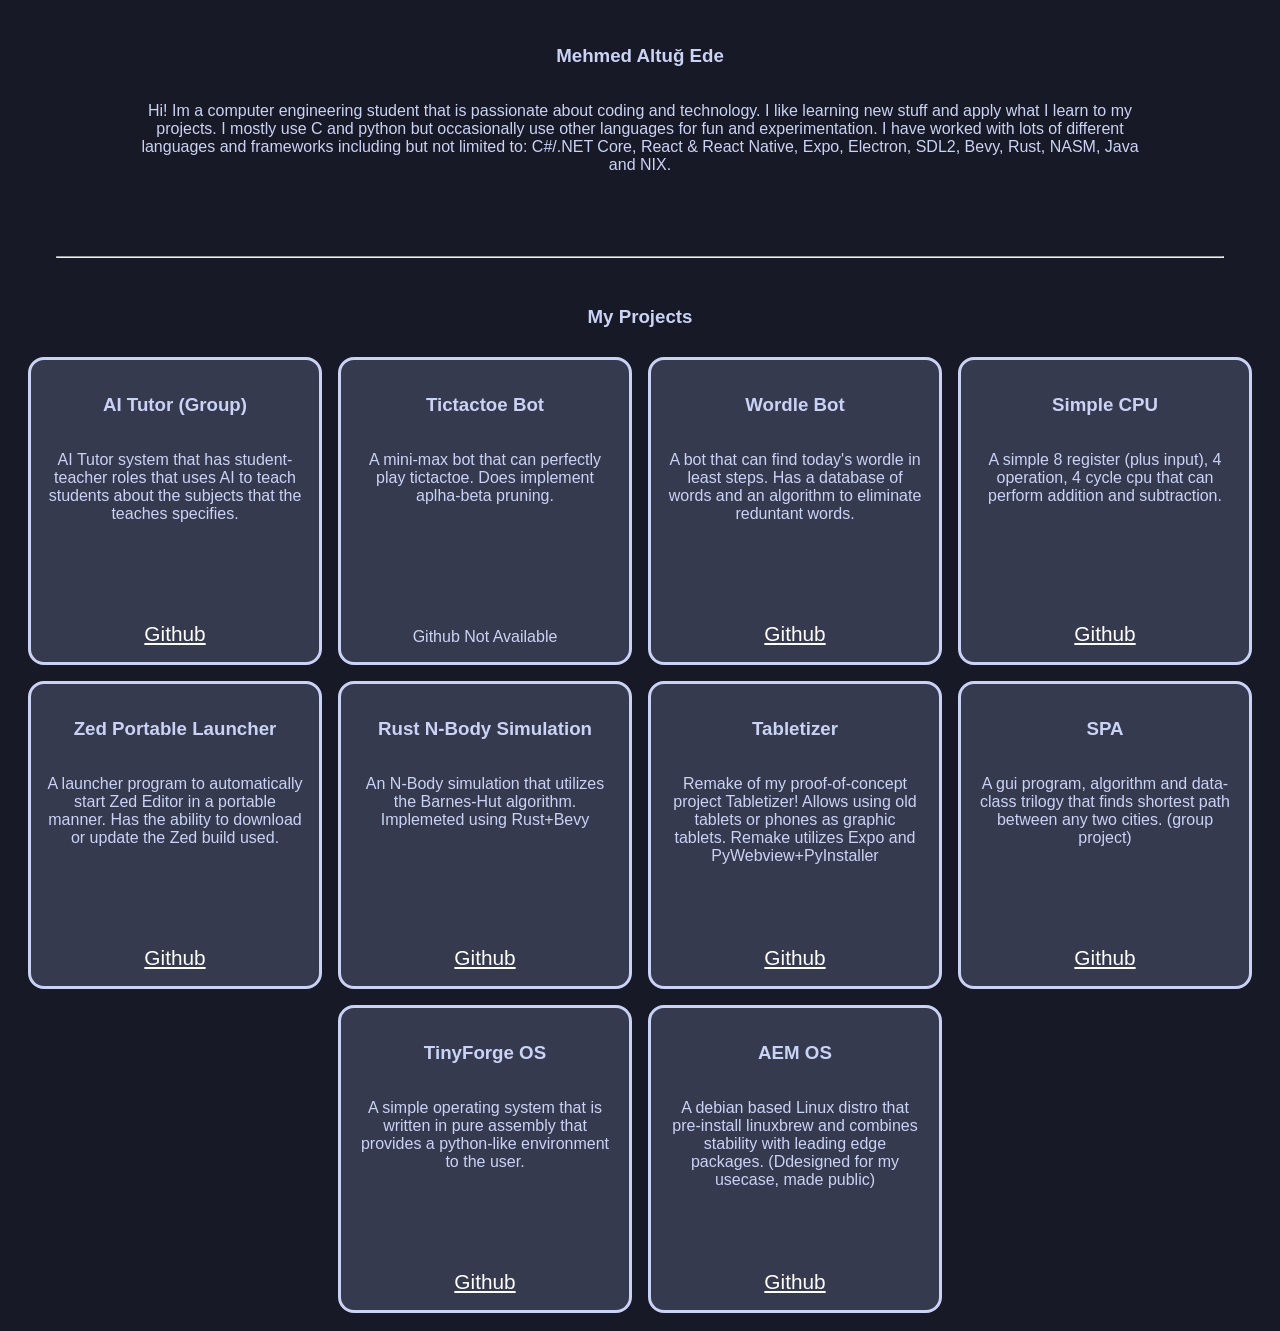
<file: index.html>
<!doctype html>
<html lang="en">

<head>
    <meta charset="UTF-8" />
    <meta name="viewport" content="width=device-width, initial-scale=1.0" />
    <title>Mehmed Altuğ Ede</title>
    <link rel="stylesheet" href="style.css" />
</head>

<body>
    <script src="main.js"></script>
    <div class="infographic">
        <h3>Mehmed Altuğ Ede</h3>
        <p>Hi! Im a computer engineering student that is passionate
        about coding and technology. I like learning new stuff
        and apply what I learn to my projects. I mostly use C and python but 
        occasionally use other languages for fun and experimentation.
        I have worked with lots of different languages and frameworks including but not limited to:
        C#/.NET Core, React & React Native, Expo, Electron, SDL2, Bevy, Rust, NASM, Java and NIX.</p>
    </div>
    <hr>
    <h3 style="text-align: center;">My Projects</h3>
    <div class="project-container" id="project_container"></div>
</body>

</html>
</file>
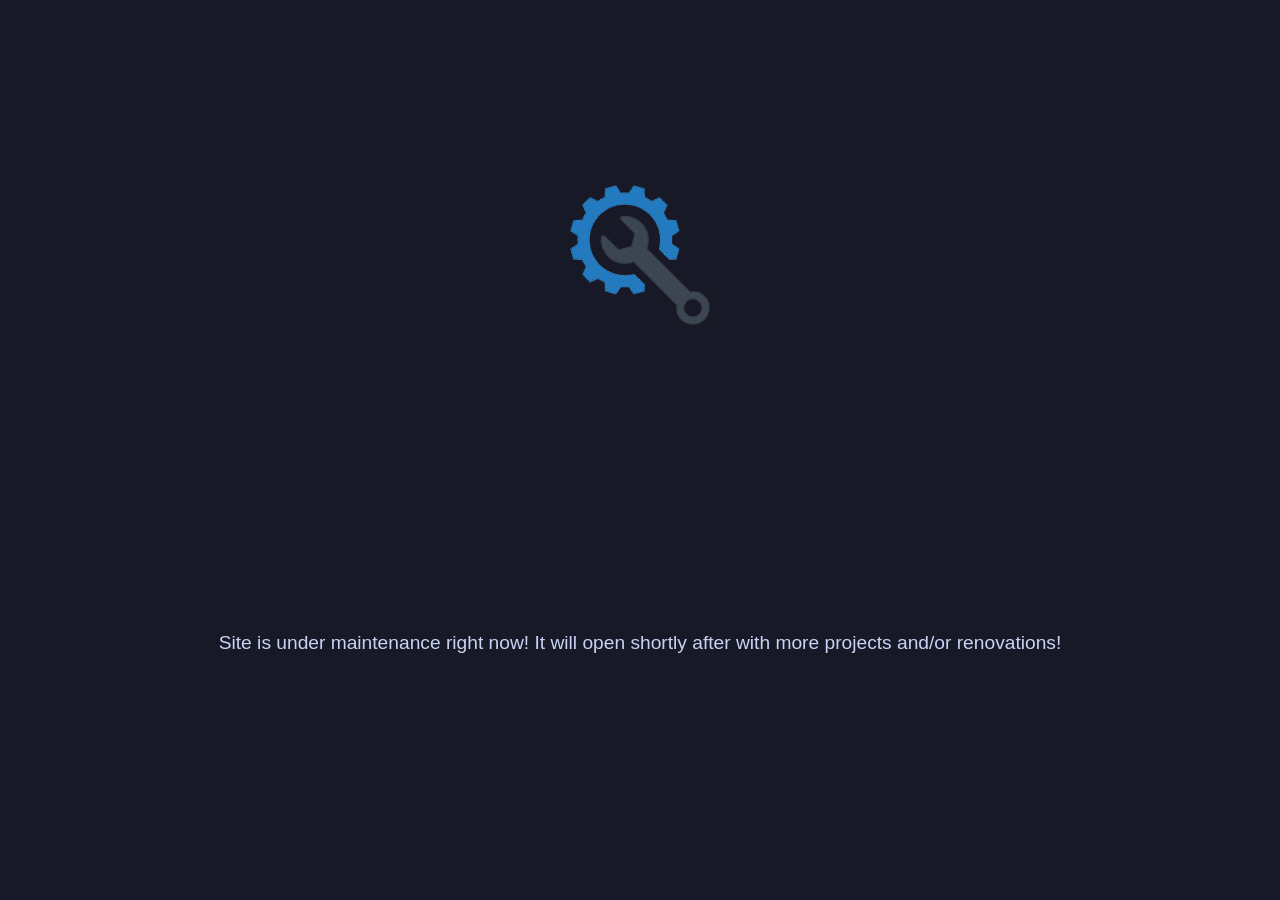
<file: maintenance.html>
<!doctype html>
<html lang="en">

<head>
    <meta charset="UTF-8" />
    <meta name="viewport" content="width=device-width, initial-scale=1.0" />
    <title>Under Maintenance</title>
    <link rel="stylesheet" href="maintenance.css" />
</head>

<body>
    <div id="bar">
        <div id="info">
            <div>
                <img src="img.png" id="img" />
            </div>
            <div>
                <p style="font-size: 1.2em">
                    Site is under maintenance right now! It will open shortly after with more projects and/or
                    renovations!
                </p>
            </div>
        </div>
    </div>
</body>

</html>
</file>
<file: style.css>
body {
    background-color: #181926;
    font-family:
        "Trebuchet MS", "Lucida Sans Unicode", "Lucida Grande", "Lucida Sans",
        Arial, sans-serif;
    color: #cad3f5;
}

hr {
    margin: 3em;
}

.infographic {
    display: flex;
    flex-direction: column;
    text-align: center;
    justify-content: center;
    align-items: center;
    top: 0;
    height: 20vh;
    padding: 10px;
    padding-left: 10vw;
    padding-right: 10vw;
}

.project-container {
    display: flex;
    flex-flow: wrap;
    padding: 10px;
    gap: 1em;
    align-items: center;
    justify-content: center;
}

.card {
    background-color: #363a4f;
    text-align: center;
    display: grid;
    grid-template-columns: 1fr;
    grid-template-rows: auto 1fr auto;
    padding: 1em;
    border-radius: 16px;
    border-color: #363a4f;
    border: solid;
    width: 20vw;
    height: 30vh;
}

.card p {
    word-wrap: break-word;
}

.card a {
    color: white;
    font-size: 1.3em;
}

@media (max-width: 600px) {
    body {
        font-size: 13px;
    }
    .card {
        width: 30vw;
    }
}
</file>
<file: maintenance.css>
body {
    background-color: #181926;
    font-family:
        "Trebuchet MS", "Lucida Sans Unicode", "Lucida Grande", "Lucida Sans",
        Arial, sans-serif;
    color: #cad3f5;
}

#bar {
    display: flex;
    flex-wrap: wrap;
    top: 0;
    bottom: 0;
    left: 0;
    right: 0;
    position: absolute;
    justify-content: center;
    align-items: center;
    margin-top: 3em;
    margin-bottom: 3em;
    margin-left: 7em;
    margin-right: 7em;
    padding: 1em;
    gap: 1em;
}

#info {
    display: grid;
    justify-content: center;
    align-items: center;
    text-align: center;
    grid-template-columns: 1fr;
    grid-template-rows: 1fr 1fr;
    width: 100%;
    height: 100%;
}

#img {
    height: 15em;
    width: 15em;
}

@media (max-width: 1024px) {
    #bar {
        top: 0;
        margin: 1em;
        margin-bottom: 1.4em;
    }

    #img {
        height: 10em;
        width: 10em;
    }
}

@media (max-width: 600px) {
    #bar {
        margin: 1em;
        margin-bottom: 3em;
    }

    #img {
        height: 12em;
        width: 12em;
    }
}
</file>
